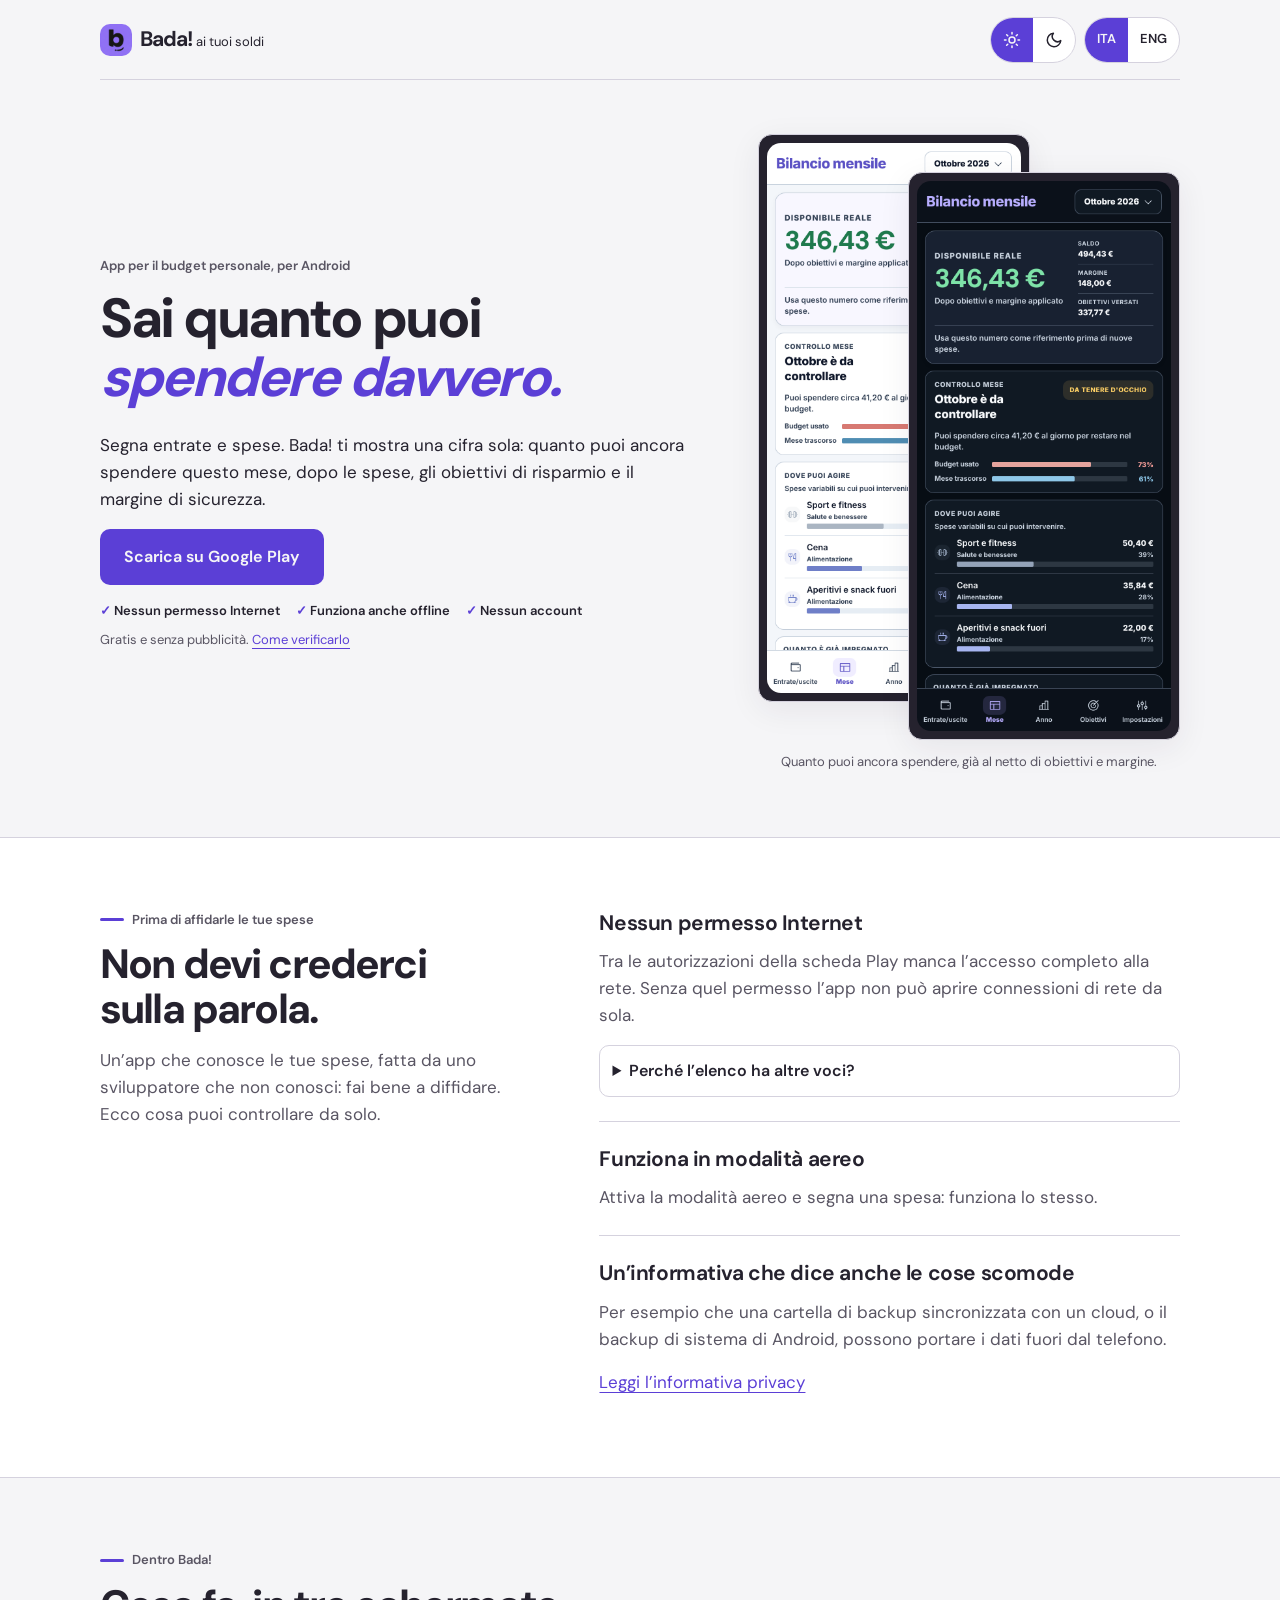
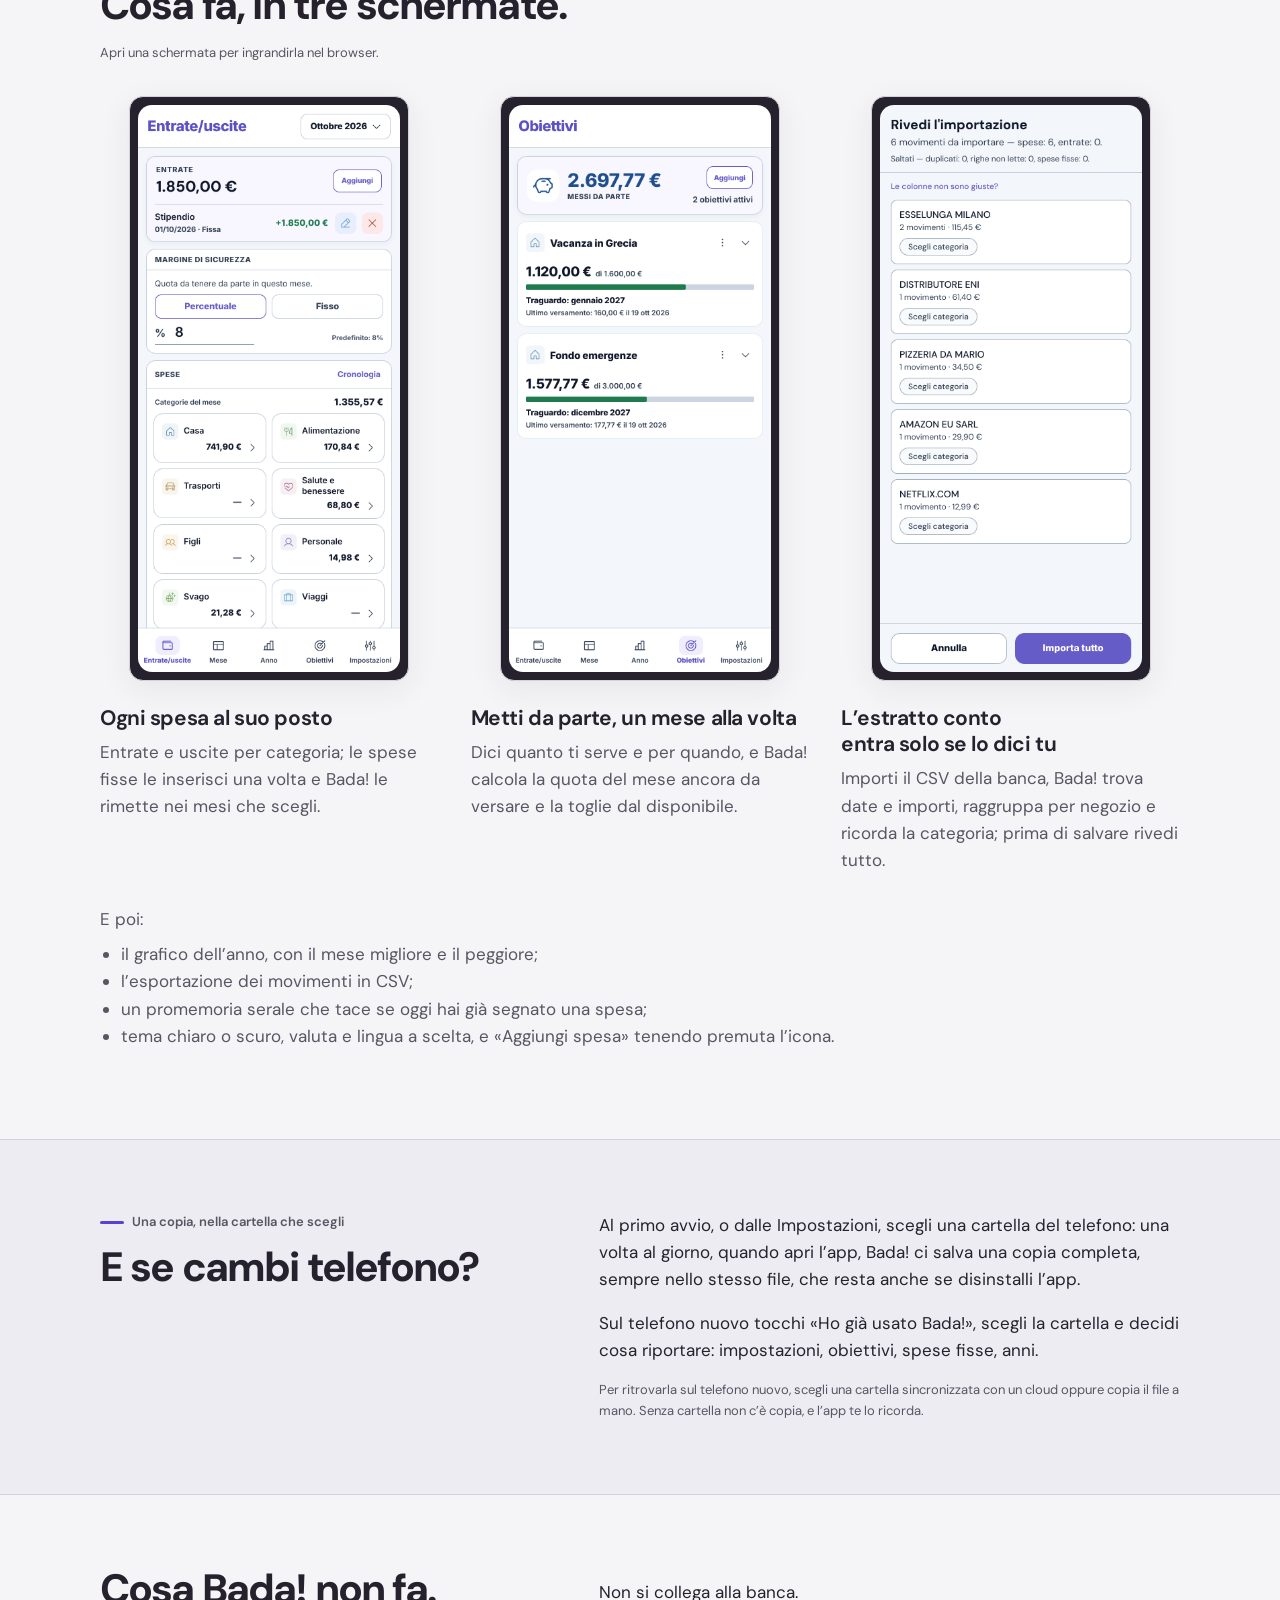
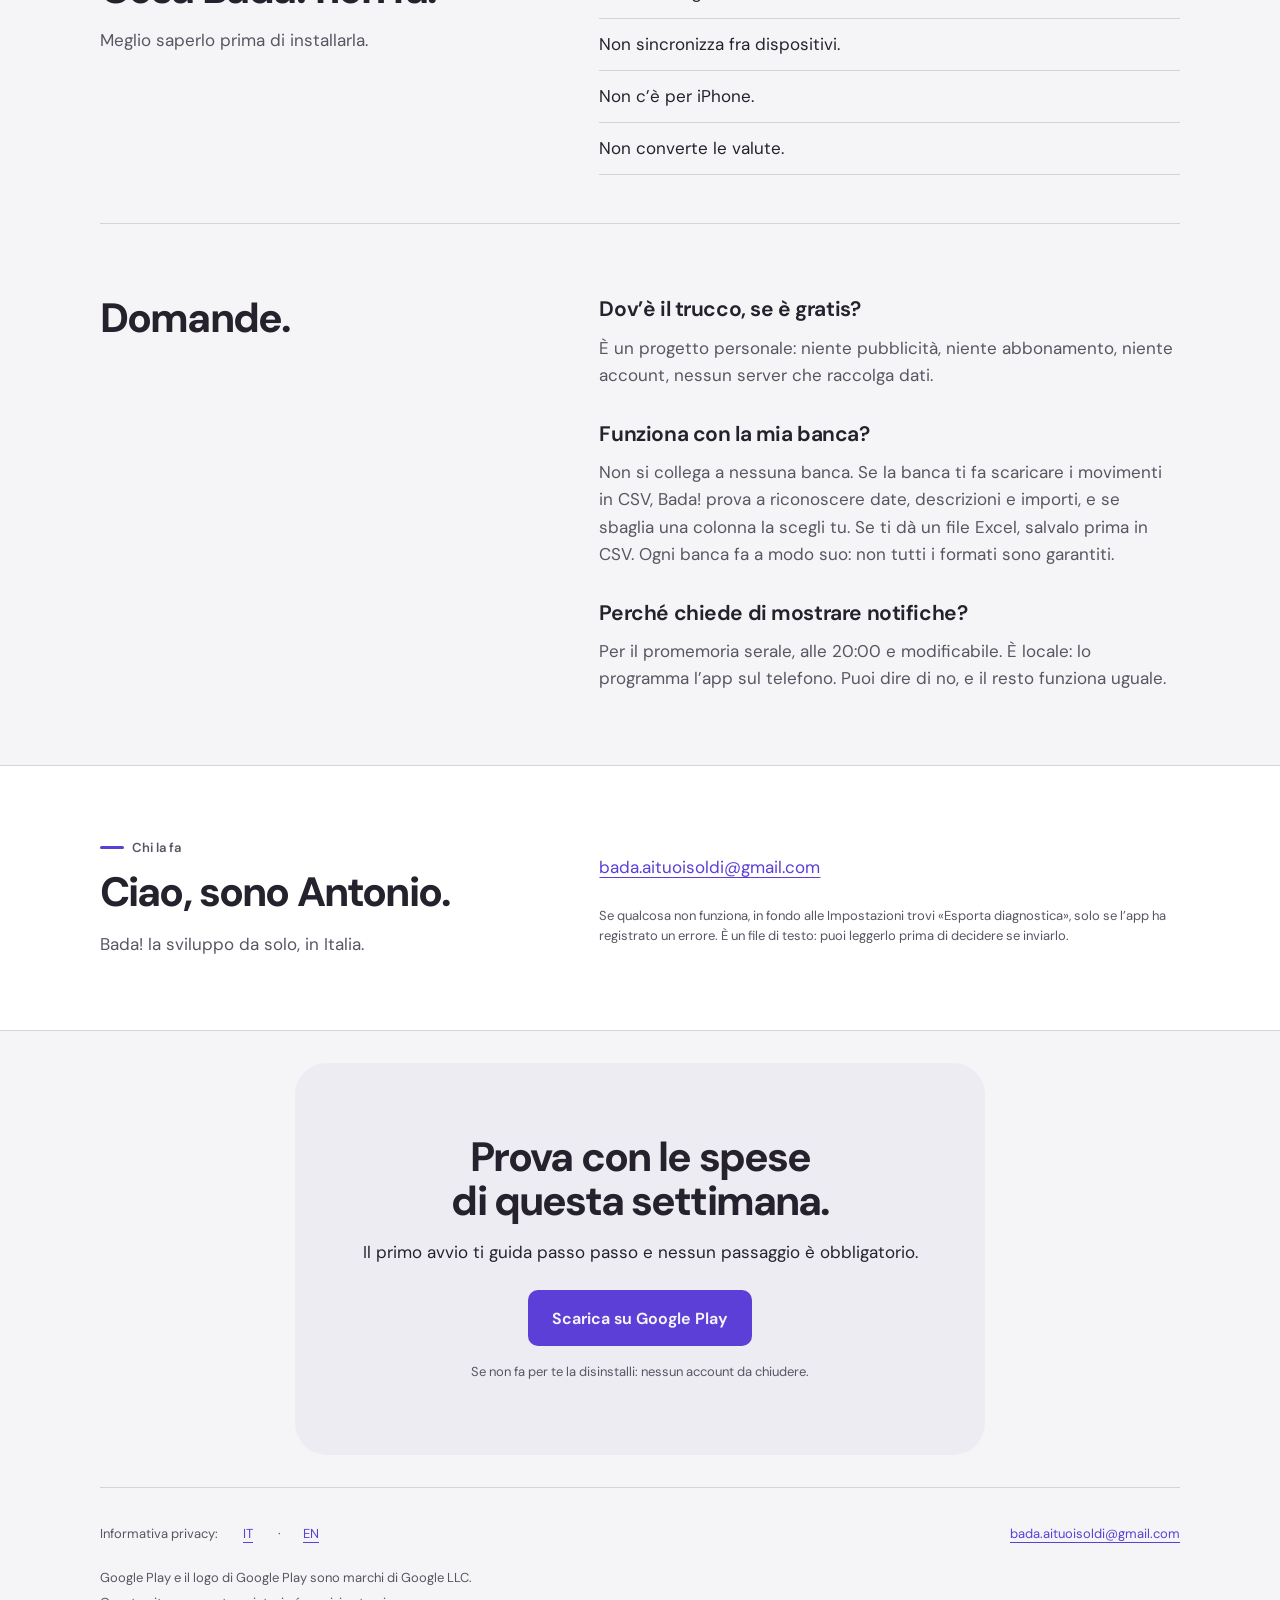
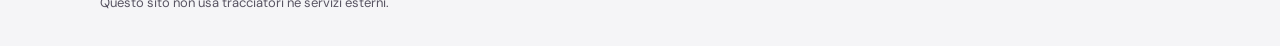
<file: site/index.html>
<!doctype html>
<html lang="it">
  <head>
    <meta charset="utf-8" />
    <meta name="viewport" content="width=device-width, initial-scale=1" />
    <meta name="google-site-verification" content="H8N77YsVhI2NCr1UXwgFXQ5lyY9E4XVlJ5iuQwuu8so" />
    <title>Bada! · app Android per il budget, offline e senza account</title>
    <meta
      name="description"
      content="Segni entrate e spese e vedi quanto puoi spendere davvero questo mese. Gratis, senza account e senza pubblicità: l'app non ha nemmeno il permesso Internet."
    />
    <link
      rel="canonical"
      href="https://badaaituoisoldi-app.github.io/"
    />
    <link
      rel="alternate"
      hreflang="it"
      href="https://badaaituoisoldi-app.github.io/"
    />
    <link
      rel="alternate"
      hreflang="en"
      href="https://badaaituoisoldi-app.github.io/en/"
    />
    <meta property="og:type" content="website" />
    <meta property="og:locale" content="it_IT" />
    <meta property="og:locale:alternate" content="en_GB" />
    <meta
      property="og:title"
      content="Bada! · Sai quanto puoi spendere davvero."
    />
    <meta
      property="og:description"
      content="Un’app Android per il budget personale. Gratis, offline, senza account e senza permesso Internet."
    />
    <meta
      property="og:url"
      content="https://badaaituoisoldi-app.github.io/"
    />
    <meta
      property="og:image"
      content="https://badaaituoisoldi-app.github.io/assets/feature-graphic.png"
    />
    <meta property="og:image:width" content="1024" />
    <meta property="og:image:height" content="500" />
    <meta
      property="og:image:alt"
      content="Bada! — ai tuoi soldi, app per il budget personale."
    />
    <meta name="twitter:card" content="summary_large_image" />
    <meta
      name="twitter:image"
      content="https://badaaituoisoldi-app.github.io/assets/feature-graphic.png"
    />
    <link rel="icon" href="assets/favicon.png" type="image/png" />
    <link rel="apple-touch-icon" href="assets/icon.png" />
    <link
      rel="preload"
      href="assets/fonts/dm-sans-latin-wght-normal.woff2"
      as="font"
      type="font/woff2"
      crossorigin
    />
    <link rel="stylesheet" href="styles.css" />
  </head>
  <body>
    <a class="skip-link" href="#contenuto">Vai al contenuto</a>
    <header class="site-header container">
      <a
        class="brand"
        href="./"
        aria-label="Bada! — ai tuoi soldi, inizio pagina"
      >
        <img src="assets/icon.png" width="32" height="32" alt="" />
        <span><strong>Bada!</strong><small>ai tuoi soldi</small></span>
      </a>
      <div class="site-controls">
        <fieldset class="seg theme">
          <legend class="sr-only">Tema</legend>
          <label class="t-light"><input type="radio" name="tema" id="tema-chiaro" aria-label="Chiaro" /><span aria-hidden="true"><svg viewBox="0 0 24 24"><circle cx="12" cy="12" r="4" /><path d="M12 2v2M12 20v2M4.9 4.9l1.4 1.4M17.7 17.7l1.4 1.4M2 12h2M20 12h2M4.9 19.1l1.4-1.4M17.7 6.3l1.4-1.4" /></svg></span></label>
          <label class="t-dark"><input type="radio" name="tema" id="tema-scuro" aria-label="Scuro" /><span aria-hidden="true"><svg viewBox="0 0 24 24"><path d="M21 12.8A9 9 0 1 1 11.2 3a7 7 0 0 0 9.8 9.8z" /></svg></span></label>
        </fieldset>
        <nav class="seg" aria-label="Lingua">
          <a href="./" lang="it" hreflang="it" aria-label="Italiano" aria-current="page">ITA</a>
          <a href="en/" lang="en" hreflang="en" aria-label="English">ENG</a>
        </nav>
      </div>
    </header>
    <main id="contenuto">
      <section class="hero container" aria-labelledby="titolo">
        <div class="hero-copy">
          <p class="eyebrow">App per il budget personale, per Android</p>
          <h1 id="titolo">Sai quanto puoi <span>spendere davvero.</span></h1>
          <p class="hero-description">
            Segna entrate e spese. Bada! ti mostra una cifra sola: quanto puoi ancora spendere questo mese, dopo le spese, gli obiettivi di risparmio e il margine di sicurezza.
          </p>
          <!-- DA COMPLETARE: sostituire il pulsante di testo con il badge SVG ufficiale italiano, scaricato da Google senza modifiche. -->
          <a
            class="store-link"
            data-play="home-hero"
            href="https://play.google.com/store/apps/details?id=com.bada.aituoisoldi&amp;hl=it&amp;utm_source=sito&amp;utm_campaign=home-hero"
            >Scarica su Google Play</a
          >
          <ul class="signs">
            <li>Nessun permesso Internet</li>
            <li>Funziona anche offline</li>
            <li>Nessun account</li>
          </ul>
          <p class="store-note">
            Gratis e senza pubblicità. <a href="#prove">Come verificarlo</a>
          </p>
        </div>
        <figure class="hero-figure">
          <div class="phones">
            <a
              class="screen-link phone"
              href="assets/screenshots/month-light.webp"
              aria-label="Ingrandisci la schermata Bilancio mensile, tema chiaro"
              ><img
                src="assets/screenshots/month-light.webp"
                width="780"
                height="1688"
                alt="Schermata Bilancio mensile di ottobre 2026 in tema chiaro: disponibile reale 346,43 €, controllo del mese «da tenere d’occhio» e le spese variabili più grosse."
                fetchpriority="high"
            /></a>
            <a
              class="screen-link phone"
              href="assets/screenshots/month-dark.webp"
              aria-label="Ingrandisci la schermata Bilancio mensile, tema scuro"
              ><img
                src="assets/screenshots/month-dark.webp"
                width="780"
                height="1688"
                alt="La stessa schermata in tema scuro."
            /></a>
          </div>
          <figcaption>Quanto puoi ancora spendere, già al netto di obiettivi e margine.</figcaption>
        </figure>
      </section>
      <section
        class="proof-section section"
        id="prove"
        aria-labelledby="titolo-prove"
      >
        <div class="container split">
          <div class="section-heading">
            <p class="eyebrow">Prima di affidarle le tue spese</p>
            <h2 id="titolo-prove">Non devi crederci sulla parola.</h2>
            <p>
              Un’app che conosce le tue spese, fatta da uno sviluppatore che non
              conosci: fai bene a diffidare. Ecco cosa puoi controllare da solo.
            </p>
          </div>
          <ul class="proof-list">
            <li>
              <h3>Nessun permesso Internet</h3>
              <p>
                Tra le autorizzazioni della scheda Play manca l’accesso completo
                alla rete. Senza quel permesso l’app non può aprire connessioni
                di rete da sola.
              </p>
              <details>
                <summary>Perché l’elenco ha altre voci?</summary>
                <p>
                  Alcune autorizzazioni arrivano dalle librerie incluse
                  nell’app: badge dei launcher, Firebase Messaging e licenze o
                  attribuzione delle installazioni Play. La loro presenza non
                  equivale al permesso Internet. Il promemoria di Bada! è
                  locale.
                </p>
                <p>
                  Quando tocchi un collegamento esterno, l’app può aprire il
                  browser: da quel momento la connessione è gestita dal browser.
                </p>
                <!-- DA COMPLETARE: Antonio deve leggere le eventuali voci di rete della scheda Play (ACCESS_NETWORK_STATE, ricezione FCM) e riportarle qui parola per parola. Non sono state verificate dallo store. -->
              </details>
            </li>
            <li>
              <h3>Funziona in modalità aereo</h3>
              <p>
                Attiva la modalità aereo e segna una spesa: funziona lo stesso.
              </p>
            </li>
            <li>
              <h3>Un’informativa che dice anche le cose scomode</h3>
              <p>
                Per esempio che una cartella di backup sincronizzata con un
                cloud, o il backup di sistema di Android, possono portare i dati
                fuori dal telefono.
              </p>
              <a
                class="text-link"
                href="https://badaaituoisoldi-app.github.io/bada-privacy/Privacy-it.html"
                >Leggi l’informativa privacy</a
              >
            </li>
          </ul>
        </div>
      </section>
      <section
        class="features section container"
        aria-labelledby="titolo-funzioni"
      >
        <div class="section-heading">
          <p class="eyebrow">Dentro Bada!</p>
          <h2 id="titolo-funzioni">Cosa fa, in tre schermate.</h2>
          <p class="small-note">
            Apri una schermata per ingrandirla nel browser.
          </p>
        </div>
        <div class="shots" role="region" aria-label="Le tre schermate" tabindex="0">
          <article class="shot">
            <a class="screen-link phone is-light" href="assets/screenshots/movements-light.webp" aria-label="Ingrandisci Entrate e uscite"
              ><img
                  src="assets/screenshots/movements-light.webp"
                  width="780"
                  height="1688"
                  alt="Schermata Entrate/uscite di ottobre 2026: entrate 1.850 €, margine di sicurezza e spese del mese per categoria, totale 1.355,57 €."
                  loading="lazy"
                  decoding="async"
              /></a>
            <a class="screen-link phone is-dark" href="assets/screenshots/movements-dark.webp" aria-label="Ingrandisci Entrate e uscite"
              ><img
                  src="assets/screenshots/movements-dark.webp"
                  width="780"
                  height="1688"
                  alt="Schermata Entrate/uscite di ottobre 2026: entrate 1.850 €, margine di sicurezza e spese del mese per categoria, totale 1.355,57 €."
                  loading="lazy"
                  decoding="async"
              /></a>
            <h3>Ogni spesa al suo posto</h3>
            <p>Entrate e uscite per categoria; le spese fisse le inserisci una volta e Bada! le rimette nei mesi che scegli.</p>
          </article>
          <article class="shot">
            <a class="screen-link phone is-light" href="assets/screenshots/goals-light.webp" aria-label="Ingrandisci gli obiettivi"
              ><img
                  src="assets/screenshots/goals-light.webp"
                  width="780"
                  height="1688"
                  alt="Schermata Obiettivi: 2.697,77 € messi da parte; «Vacanza in Grecia» a 1.120 € su 1.600 € e «Fondo emergenze» a 1.577,77 € su 3.000 €."
                  loading="lazy"
                  decoding="async"
              /></a>
            <a class="screen-link phone is-dark" href="assets/screenshots/goals-dark.webp" aria-label="Ingrandisci gli obiettivi"
              ><img
                  src="assets/screenshots/goals-dark.webp"
                  width="780"
                  height="1688"
                  alt="Schermata Obiettivi: 2.697,77 € messi da parte; «Vacanza in Grecia» a 1.120 € su 1.600 € e «Fondo emergenze» a 1.577,77 € su 3.000 €."
                  loading="lazy"
                  decoding="async"
              /></a>
            <h3>Metti da parte, un mese alla volta</h3>
            <p>Dici quanto ti serve e per quando, e Bada! calcola la quota del mese ancora da versare e la toglie dal disponibile.</p>
          </article>
          <article class="shot">
            <a class="screen-link phone is-light" href="assets/screenshots/import-light.webp" aria-label="Ingrandisci la revisione dell’importazione"
              ><img
                  src="assets/screenshots/import-light.webp"
                  width="780"
                  height="1688"
                  alt="Schermata Rivedi l’importazione: sei movimenti di un CSV bancario raggruppati per negozio, ognuno con «Scegli categoria»."
                  loading="lazy"
                  decoding="async"
              /></a>
            <a class="screen-link phone is-dark" href="assets/screenshots/import-dark.webp" aria-label="Ingrandisci la revisione dell’importazione"
              ><img
                  src="assets/screenshots/import-dark.webp"
                  width="780"
                  height="1688"
                  alt="Schermata Rivedi l’importazione: sei movimenti di un CSV bancario raggruppati per negozio, ognuno con «Scegli categoria»."
                  loading="lazy"
                  decoding="async"
              /></a>
            <h3>L’estratto conto entra solo se lo dici tu</h3>
            <p>Importi il CSV della banca, Bada! trova date e importi, raggruppa per negozio e ricorda la categoria; prima di salvare rivedi tutto.</p>
          </article>
        </div>
        <div class="also">
          <p>E poi:</p>
          <ul>
            <li>il grafico dell’anno, con il mese migliore e il peggiore;</li>
            <li>l’esportazione dei movimenti in CSV;</li>
            <li>un promemoria serale che tace se oggi hai già segnato una spesa;</li>
            <li>tema chiaro o scuro, valuta e lingua a scelta, e «Aggiungi spesa» tenendo premuta l’icona.</li>
          </ul>
        </div>
      </section>
      <section class="backup-section section" aria-labelledby="titolo-backup">
        <div class="container split">
          <div class="section-heading">
            <p class="eyebrow">Una copia, nella cartella che scegli</p>
            <h2 id="titolo-backup">E se cambi telefono?</h2>
          </div>
          <div class="prose">
            <p>
              Al primo avvio, o dalle Impostazioni, scegli una cartella del
              telefono: una volta al giorno, quando apri l’app, Bada! ci salva
              una copia completa, sempre nello stesso file, che resta anche se
              disinstalli l’app.
            </p>
            <p>
              Sul telefono nuovo tocchi «Ho già usato Bada!», scegli la cartella
              e decidi cosa riportare: impostazioni, obiettivi, spese fisse,
              anni.
            </p>
            <p class="small-note">
              Per ritrovarla sul telefono nuovo, scegli una cartella sincronizzata
              con un cloud oppure copia il file a mano. Senza cartella non c’è
              copia, e l’app te lo ricorda.
            </p>
          </div>
        </div>
      </section>
      <section
        class="limits section container split"
        aria-labelledby="titolo-limiti"
      >
        <div class="section-heading">
          <h2 id="titolo-limiti">Cosa Bada! non fa.</h2>
          <p>Meglio saperlo prima di installarla.</p>
        </div>
        <ul class="limits-list">
          <li>Non si collega alla banca.</li>
          <li>Non sincronizza fra dispositivi.</li>
          <li>Non c’è per iPhone.</li>
          <li>Non converte le valute.</li>
        </ul>
      </section>
      <section
        class="faq-section section container split"
        aria-labelledby="titolo-domande"
      >
        <div class="section-heading"><h2 id="titolo-domande">Domande.</h2></div>
        <div class="faq-list">
          <article>
            <h3>Dov’è il trucco, se è gratis?</h3>
            <p>
              È un progetto personale: niente pubblicità, niente abbonamento,
              niente account, nessun server che raccolga dati.
            </p>
          </article>
          <article>
            <h3>Funziona con la mia banca?</h3>
            <p>
              Non si collega a nessuna banca. Se la banca ti fa scaricare i
              movimenti in CSV, Bada! prova a riconoscere date, descrizioni e
              importi, e se sbaglia una colonna la scegli tu. Se ti dà un file
              Excel, salvalo prima in CSV. Ogni banca fa a modo suo: non tutti i
              formati sono garantiti.
            </p>
          </article>
          <article>
            <h3>Perché chiede di mostrare notifiche?</h3>
            <p>
              Per il promemoria serale, alle 20:00 e modificabile. È locale: lo
              programma l’app sul telefono. Puoi dire di no, e il resto funziona
              uguale.
            </p>
          </article>
        </div>
      </section>
      <section class="maker-section section" aria-labelledby="titolo-autore">
        <div class="container split">
          <div class="section-heading">
            <p class="eyebrow">Chi la fa</p>
            <h2 id="titolo-autore">Ciao, sono Antonio.</h2>
            <p>Bada! la sviluppo da solo, in Italia.</p>
          </div>
          <div class="prose">
            <!-- DA COMPLETARE: Antonio deve scrivere la frase sul perché ha creato Bada! e metterla qui come paragrafo. -->
            <a
              class="text-link email-link"
              href="mailto:bada.aituoisoldi@gmail.com"
              >bada.aituoisoldi@gmail.com</a
            >
            <p class="small-note">
              Se qualcosa non funziona, in fondo alle Impostazioni trovi
              «Esporta diagnostica», solo se l’app ha registrato un errore. È un
              file di testo: puoi leggerlo prima di decidere se inviarlo.
            </p>
          </div>
        </div>
      </section>
      <section class="closing section container" aria-labelledby="titolo-prova">
        <h2 id="titolo-prova">Prova con le spese di questa settimana.</h2>
        <p>
          Il primo avvio ti guida passo passo e nessun passaggio è obbligatorio.
        </p>
        <!-- DA COMPLETARE: badge SVG ufficiale italiano. -->
        <a
          class="store-link"
          data-play="home-fine"
          href="https://play.google.com/store/apps/details?id=com.bada.aituoisoldi&amp;hl=it&amp;utm_source=sito&amp;utm_campaign=home-fine"
          >Scarica su Google Play</a
        >
        <p class="small-note">
          Se non fa per te la disinstalli: nessun account da chiudere.
        </p>
      </section>
    </main>
    <footer class="site-footer container">
      <div class="footer-links">
        <span>Informativa privacy:</span
        ><a
          href="https://badaaituoisoldi-app.github.io/bada-privacy/Privacy-it.html"
          hreflang="it"
          aria-label="Informativa privacy in italiano"
          >IT</a
        ><span aria-hidden="true">·</span
        ><a
          href="https://badaaituoisoldi-app.github.io/bada-privacy/Privacy-en.html"
          lang="en"
          hreflang="en"
          aria-label="Privacy policy in English"
          >EN</a
        ><a class="email-link" href="mailto:bada.aituoisoldi@gmail.com"
          >bada.aituoisoldi@gmail.com</a
        >
      </div>
      <p>Google Play e il logo di Google Play sono marchi di Google LLC.</p>
      <p>Questo sito non usa tracciatori né servizi esterni.</p>
    </footer>
  </body>
</html>
</file>
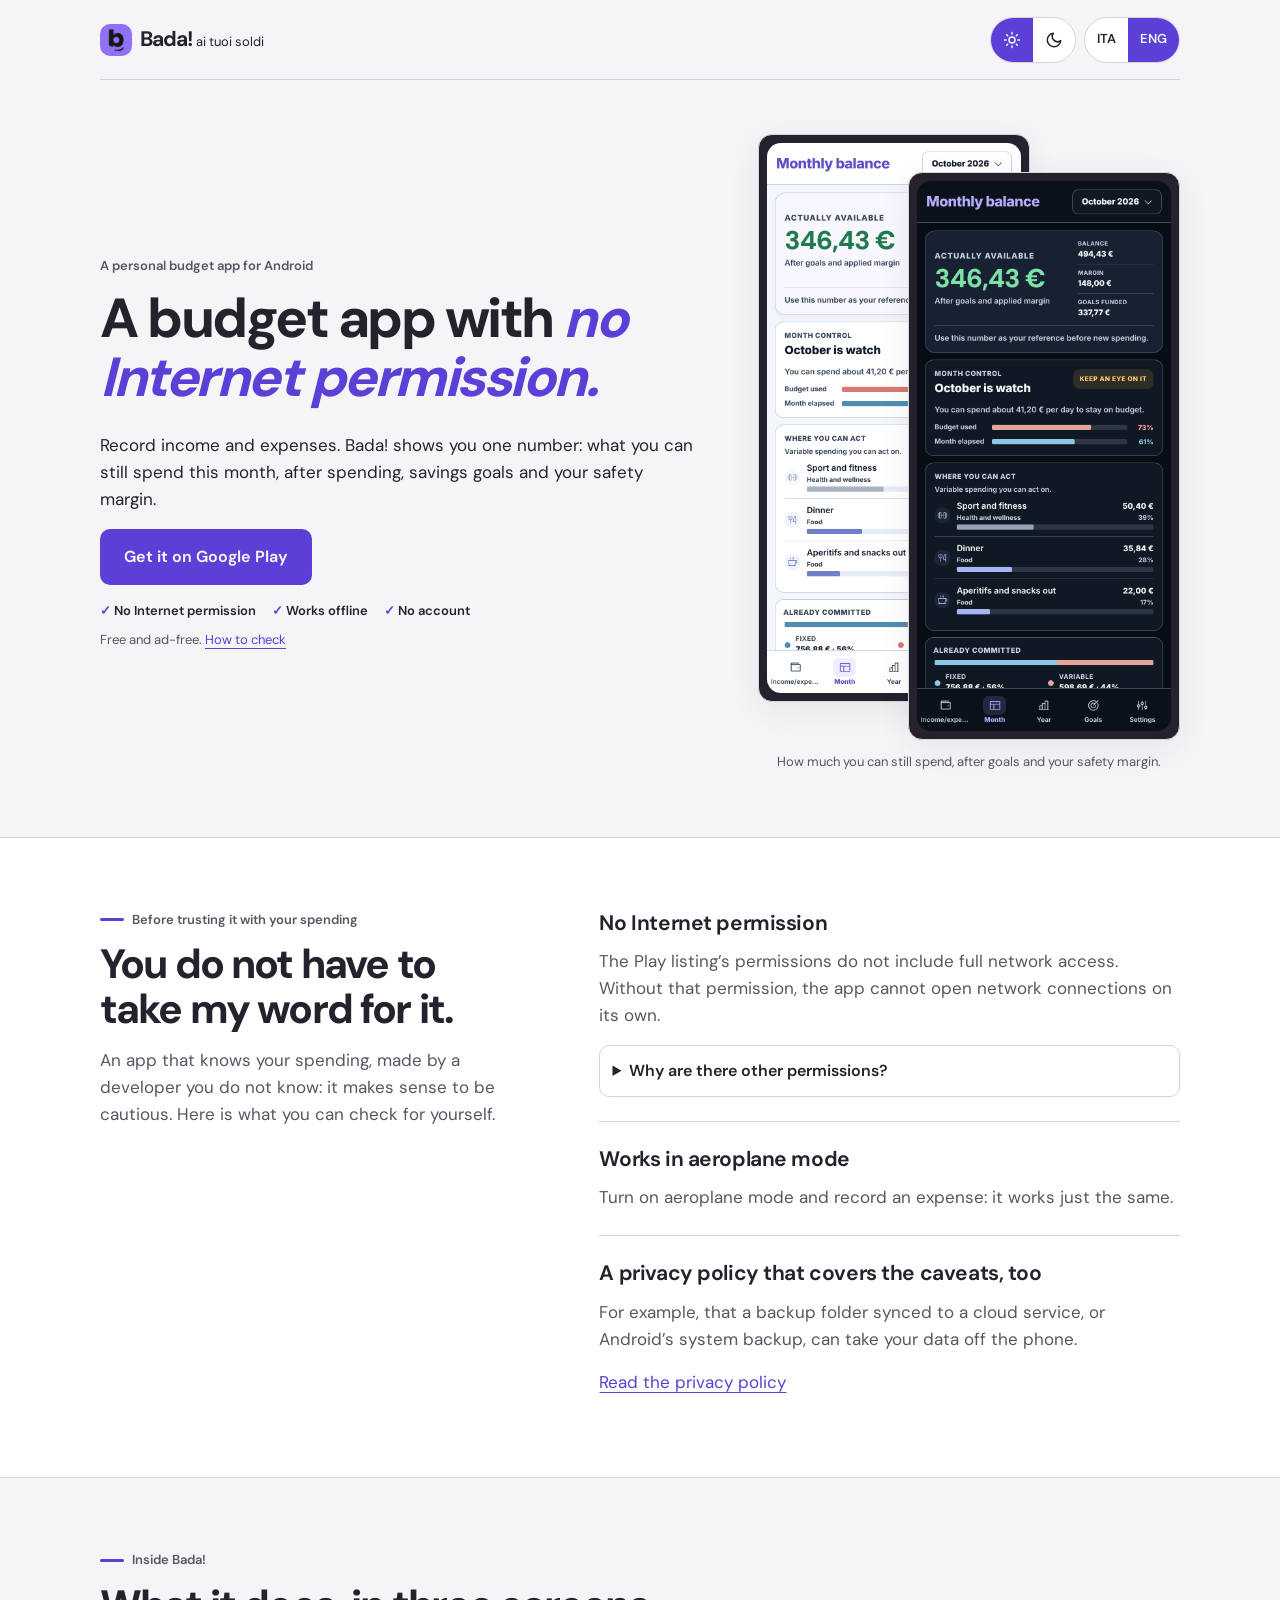
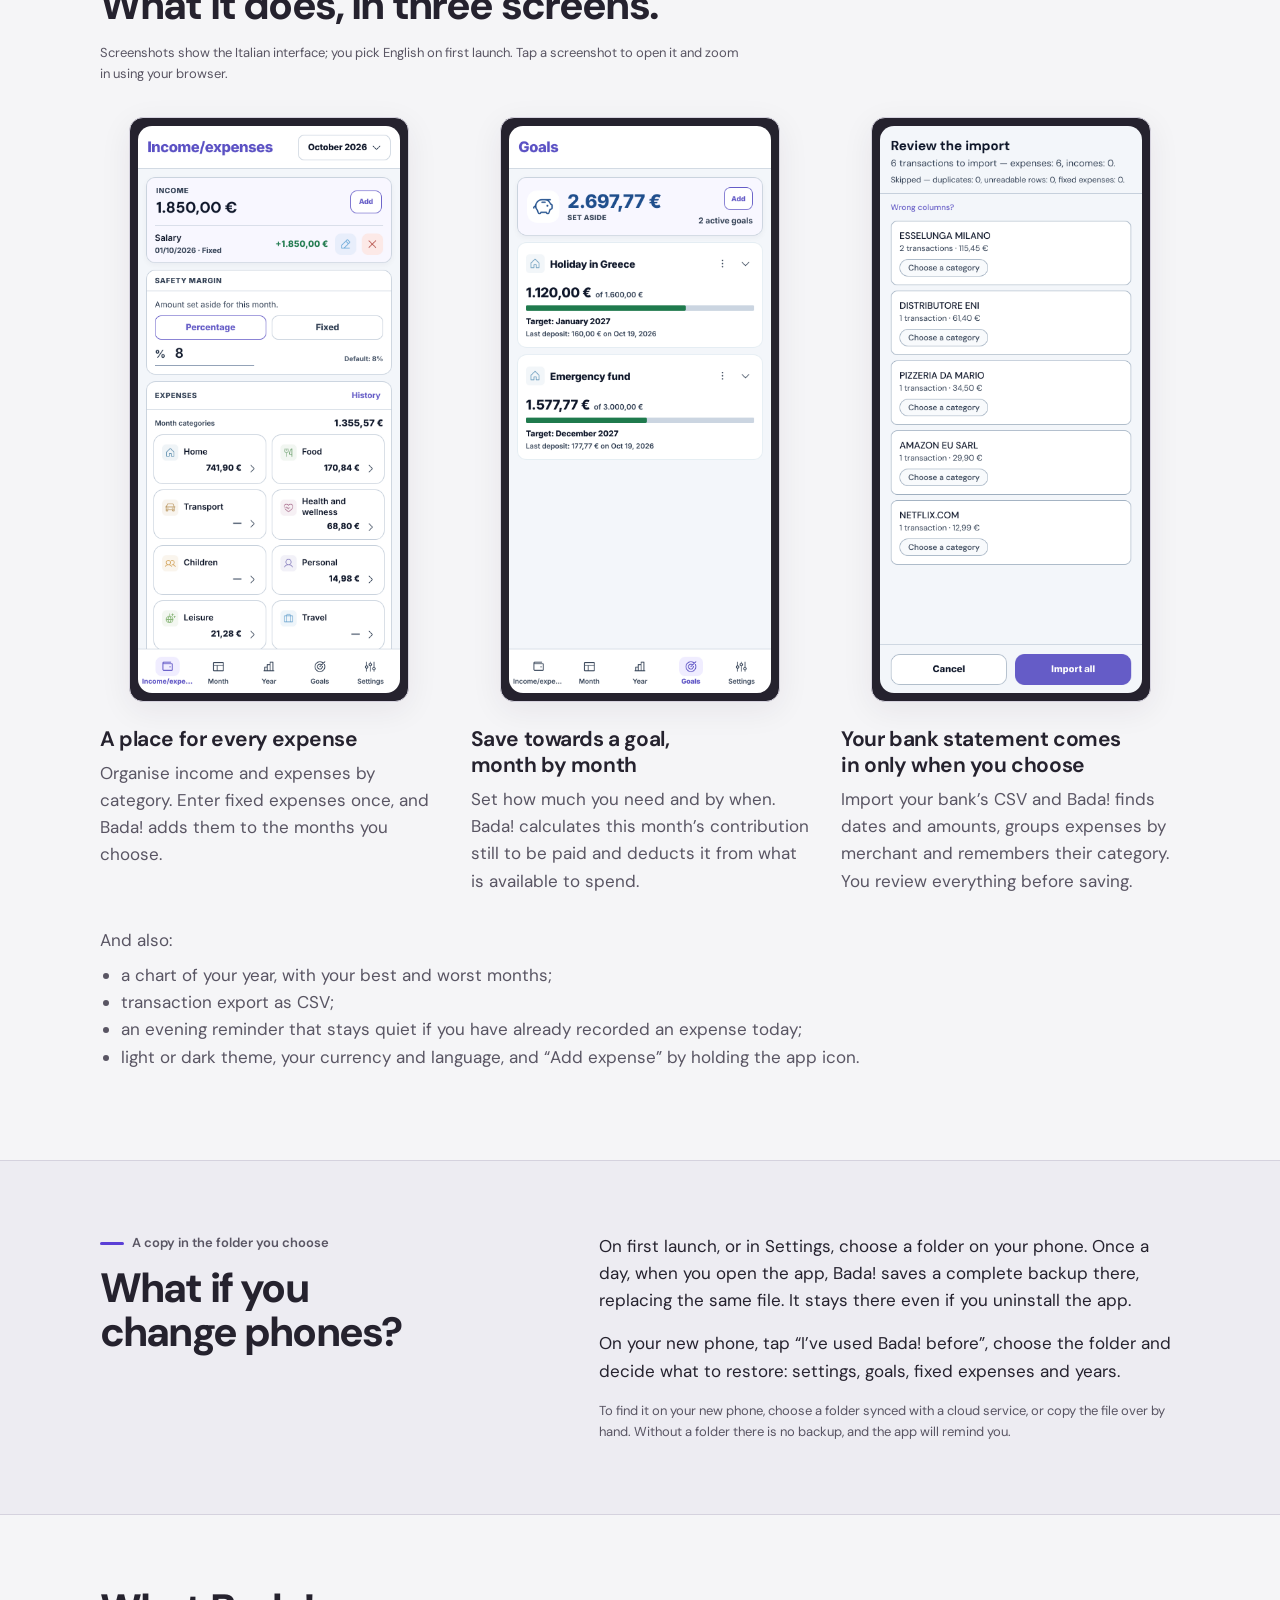
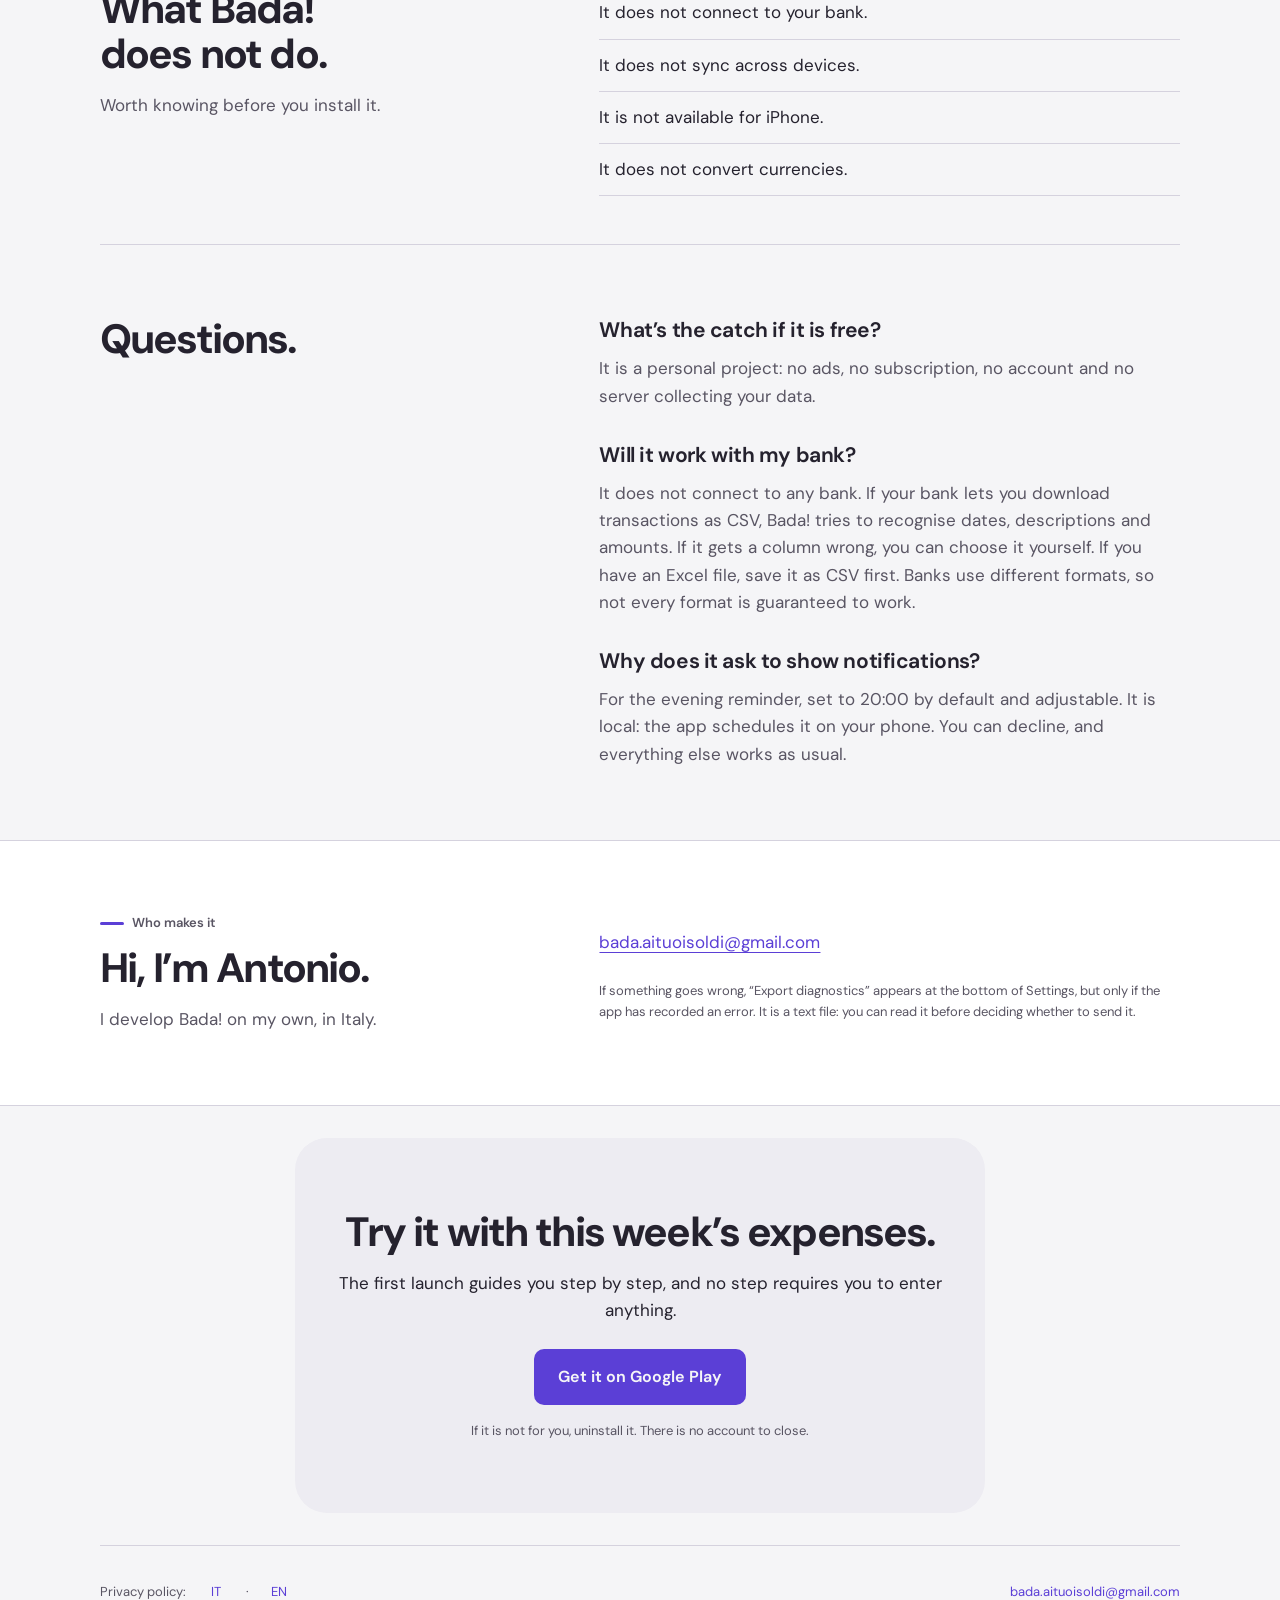
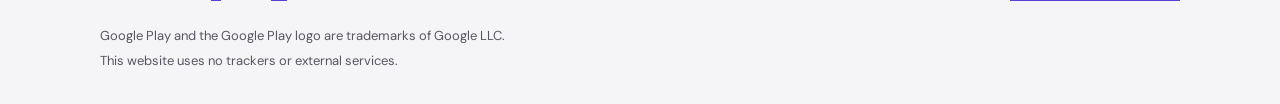
<file: site/en/index.html>
<!doctype html>
<html lang="en">
  <head>
    <meta charset="utf-8" />
    <meta name="viewport" content="width=device-width, initial-scale=1" />
    <title>Bada! · Android budget app with no Internet permission</title>
    <meta
      name="description"
      content="Record income and expenses and see what you can really spend this month. Free, with no account or ads: the app does not even have Internet permission."
    />
    <link
      rel="canonical"
      href="https://badaaituoisoldi-app.github.io/en/"
    />
    <link
      rel="alternate"
      hreflang="it"
      href="https://badaaituoisoldi-app.github.io/"
    />
    <link
      rel="alternate"
      hreflang="en"
      href="https://badaaituoisoldi-app.github.io/en/"
    />
    <meta property="og:type" content="website" />
    <meta property="og:locale" content="en_GB" />
    <meta property="og:locale:alternate" content="it_IT" />
    <meta
      property="og:title"
      content="Bada! · A budget app with no Internet permission."
    />
    <meta
      property="og:description"
      content="A personal budget app for Android. Free, offline, with no account and no Internet permission."
    />
    <meta
      property="og:url"
      content="https://badaaituoisoldi-app.github.io/en/"
    />
    <meta
      property="og:image"
      content="https://badaaituoisoldi-app.github.io/assets/feature-graphic.png"
    />
    <meta property="og:image:width" content="1024" />
    <meta property="og:image:height" content="500" />
    <meta
      property="og:image:alt"
      content="Bada! — ai tuoi soldi, a personal budget app."
    />
    <meta name="twitter:card" content="summary_large_image" />
    <meta
      name="twitter:image"
      content="https://badaaituoisoldi-app.github.io/assets/feature-graphic.png"
    />
    <link rel="icon" href="../assets/favicon.png" type="image/png" />
    <link rel="apple-touch-icon" href="../assets/icon.png" />
    <link
      rel="preload"
      href="../assets/fonts/dm-sans-latin-wght-normal.woff2"
      as="font"
      type="font/woff2"
      crossorigin
    />
    <link rel="stylesheet" href="../styles.css" />
  </head>
  <body>
    <a class="skip-link" href="#contenuto">Skip to content</a>
    <header class="site-header container">
      <a
        class="brand"
        href="./"
        aria-label="Bada! — ai tuoi soldi, top of page"
      >
        <img src="../assets/icon.png" width="32" height="32" alt="" />
        <span
          ><strong>Bada!</strong><small lang="it">ai tuoi soldi</small></span
        >
      </a>
      <div class="site-controls">
        <fieldset class="seg theme">
          <legend class="sr-only">Theme</legend>
          <label class="t-light"><input type="radio" name="tema" id="tema-chiaro" aria-label="Light" /><span aria-hidden="true"><svg viewBox="0 0 24 24"><circle cx="12" cy="12" r="4" /><path d="M12 2v2M12 20v2M4.9 4.9l1.4 1.4M17.7 17.7l1.4 1.4M2 12h2M20 12h2M4.9 19.1l1.4-1.4M17.7 6.3l1.4-1.4" /></svg></span></label>
          <label class="t-dark"><input type="radio" name="tema" id="tema-scuro" aria-label="Dark" /><span aria-hidden="true"><svg viewBox="0 0 24 24"><path d="M21 12.8A9 9 0 1 1 11.2 3a7 7 0 0 0 9.8 9.8z" /></svg></span></label>
        </fieldset>
        <nav class="seg" aria-label="Language">
          <a href="../" lang="it" hreflang="it" aria-label="Italiano">ITA</a>
          <a href="./" lang="en" hreflang="en" aria-label="English" aria-current="page">ENG</a>
        </nav>
      </div>
    </header>
    <main id="contenuto">
      <section class="hero container" aria-labelledby="titolo">
        <div class="hero-copy">
          <p class="eyebrow">A personal budget app for Android</p>
          <h1 id="titolo">
            A budget app with <span>no Internet permission.</span>
          </h1>
          <p class="hero-description">
            Record income and expenses. Bada! shows you one number: what you can still spend this month, after spending, savings goals and your safety margin.
          </p>
          <!-- DA COMPLETARE: sostituire il pulsante di testo con il badge SVG ufficiale inglese, scaricato da Google senza modifiche. -->
          <a
            class="store-link"
            data-play="en-hero"
            href="https://play.google.com/store/apps/details?id=com.bada.aituoisoldi&amp;hl=en&amp;utm_source=sito&amp;utm_campaign=en-hero"
            >Get it on Google Play</a
          >
          <ul class="signs">
            <li>No Internet permission</li>
            <li>Works offline</li>
            <li>No account</li>
          </ul>
          <p class="store-note">
            Free and ad-free. <a href="#prove">How to check</a>
          </p>
        </div>
        <figure class="hero-figure">
          <div class="phones">
            <a
              class="screen-link phone"
              href="../assets/screenshots/month-light-en.webp"
              aria-label="Enlarge the monthly balance screen, light theme"
              ><img
                src="../assets/screenshots/month-light-en.webp"
                width="780"
                height="1688"
                alt="Monthly balance screen for October 2026 in the light theme: real available balance €346.43, month check “keep an eye on it” and the biggest variable expenses."
                fetchpriority="high"
            /></a>
            <a
              class="screen-link phone"
              href="../assets/screenshots/month-dark-en.webp"
              aria-label="Enlarge the monthly balance screen, dark theme"
              ><img
                src="../assets/screenshots/month-dark-en.webp"
                width="780"
                height="1688"
                alt="The same screen in the dark theme."
            /></a>
          </div>
          <figcaption>How much you can still spend, after goals and your safety margin.</figcaption>
        </figure>
      </section>
      <section
        class="proof-section section"
        id="prove"
        aria-labelledby="titolo-prove"
      >
        <div class="container split">
          <div class="section-heading">
            <p class="eyebrow">Before trusting it with your spending</p>
            <h2 id="titolo-prove">You do not have to take my word for it.</h2>
            <p>
              An app that knows your spending, made by a developer you do not
              know: it makes sense to be cautious. Here is what you can check
              for yourself.
            </p>
          </div>
          <ul class="proof-list">
            <li>
              <h3>No Internet permission</h3>
              <p>
                The Play listing’s permissions do not include full network
                access. Without that permission, the app cannot open network
                connections on its own.
              </p>
              <details>
                <summary>Why are there other permissions?</summary>
                <p>
                  Some permissions come from libraries included in the app:
                  launcher badges, Firebase Messaging, and Play licensing or
                  install attribution. Their presence is not the same as having
                  Internet permission. Bada!’s reminder runs locally.
                </p>
                <p>
                  When you tap an external link, the app can open your browser.
                  The browser then handles the connection.
                </p>
                <!-- DA COMPLETARE: Antonio deve leggere le eventuali voci di rete della scheda Play (ACCESS_NETWORK_STATE, ricezione FCM) e riportarle qui parola per parola. Non sono state verificate dallo store. -->
              </details>
            </li>
            <li>
              <h3>Works in aeroplane mode</h3>
              <p>
                Turn on aeroplane mode and record an expense: it works just the
                same.
              </p>
            </li>
            <li>
              <h3>A privacy policy that covers the caveats, too</h3>
              <p>
                For example, that a backup folder synced to a cloud service, or
                Android’s system backup, can take your data off the phone.
              </p>
              <a
                class="text-link"
                href="https://badaaituoisoldi-app.github.io/bada-privacy/Privacy-en.html"
                >Read the privacy policy</a
              >
            </li>
          </ul>
        </div>
      </section>
      <section
        class="features section container"
        aria-labelledby="titolo-funzioni"
      >
        <div class="section-heading">
          <p class="eyebrow">Inside Bada!</p>
          <h2 id="titolo-funzioni">What it does, in three screens.</h2>
          <p class="small-note">
            Screenshots show the Italian interface; you pick English on first
            launch. Tap a screenshot to open it and zoom in using your browser.
          </p>
        </div>
        <div class="shots" role="region" aria-label="The three screens" tabindex="0">
          <article class="shot">
            <a class="screen-link phone is-light" href="../assets/screenshots/movements-light-en.webp" aria-label="Enlarge the expense categories"
              ><img
                  src="../assets/screenshots/movements-light-en.webp"
                  width="780"
                  height="1688"
                  alt="Expenses and income screen for October 2026: income €1,850, safety margin and the month’s spending by category, total €1,355.57."
                  loading="lazy"
                  decoding="async"
              /></a>
            <a class="screen-link phone is-dark" href="../assets/screenshots/movements-dark-en.webp" aria-label="Enlarge the expense categories"
              ><img
                  src="../assets/screenshots/movements-dark-en.webp"
                  width="780"
                  height="1688"
                  alt="Expenses and income screen for October 2026: income €1,850, safety margin and the month’s spending by category, total €1,355.57."
                  loading="lazy"
                  decoding="async"
              /></a>
            <h3>A place for every expense</h3>
            <p>Organise income and expenses by category. Enter fixed expenses once, and Bada! adds them to the months you choose.</p>
          </article>
          <article class="shot">
            <a class="screen-link phone is-light" href="../assets/screenshots/goals-light-en.webp" aria-label="Enlarge the savings goals"
              ><img
                  src="../assets/screenshots/goals-light-en.webp"
                  width="780"
                  height="1688"
                  alt="Goals screen: €2,697.77 set aside; “Holiday in Greece” at €1,120 of €1,600 and “Emergency fund” at €1,577.77 of €3,000."
                  loading="lazy"
                  decoding="async"
              /></a>
            <a class="screen-link phone is-dark" href="../assets/screenshots/goals-dark-en.webp" aria-label="Enlarge the savings goals"
              ><img
                  src="../assets/screenshots/goals-dark-en.webp"
                  width="780"
                  height="1688"
                  alt="Goals screen: €2,697.77 set aside; “Holiday in Greece” at €1,120 of €1,600 and “Emergency fund” at €1,577.77 of €3,000."
                  loading="lazy"
                  decoding="async"
              /></a>
            <h3>Save towards a goal, month by month</h3>
            <p>Set how much you need and by when. Bada! calculates this month’s contribution still to be paid and deducts it from what is available to spend.</p>
          </article>
          <article class="shot">
            <a class="screen-link phone is-light" href="../assets/screenshots/import-light-en.webp" aria-label="Enlarge the import review"
              ><img
                  src="../assets/screenshots/import-light-en.webp"
                  width="780"
                  height="1688"
                  alt="Import review screen: six transactions from a bank CSV grouped by merchant, each with a category to choose."
                  loading="lazy"
                  decoding="async"
              /></a>
            <a class="screen-link phone is-dark" href="../assets/screenshots/import-dark-en.webp" aria-label="Enlarge the import review"
              ><img
                  src="../assets/screenshots/import-dark-en.webp"
                  width="780"
                  height="1688"
                  alt="Import review screen: six transactions from a bank CSV grouped by merchant, each with a category to choose."
                  loading="lazy"
                  decoding="async"
              /></a>
            <h3>Your bank statement comes in only when you choose</h3>
            <p>Import your bank’s CSV and Bada! finds dates and amounts, groups expenses by merchant and remembers their category. You review everything before saving.</p>
          </article>
        </div>
        <div class="also">
          <p>And also:</p>
          <ul>
            <li>a chart of your year, with your best and worst months;</li>
            <li>transaction export as CSV;</li>
            <li>an evening reminder that stays quiet if you have already recorded an expense today;</li>
            <li>light or dark theme, your currency and language, and “Add expense” by holding the app icon.</li>
          </ul>
        </div>
      </section>
      <section class="backup-section section" aria-labelledby="titolo-backup">
        <div class="container split">
          <div class="section-heading">
            <p class="eyebrow">A copy in the folder you choose</p>
            <h2 id="titolo-backup">What if you change phones?</h2>
          </div>
          <div class="prose">
            <p>
              On first launch, or in Settings, choose a folder on your phone.
              Once a day, when you open the app, Bada! saves a complete backup
              there, replacing the same file. It stays there even if you
              uninstall the app.
            </p>
            <p>
              On your new phone, tap “I’ve used Bada! before”, choose the folder
              and decide what to restore: settings, goals, fixed expenses and
              years.
            </p>
            <p class="small-note">
              To find it on your new phone, choose a folder synced with a cloud
              service, or copy the file over by hand. Without a folder there is
              no backup, and the app will remind you.
            </p>
          </div>
        </div>
      </section>
      <section
        class="limits section container split"
        aria-labelledby="titolo-limiti"
      >
        <div class="section-heading">
          <h2 id="titolo-limiti">What Bada! does not do.</h2>
          <p>Worth knowing before you install it.</p>
        </div>
        <ul class="limits-list">
          <li>It does not connect to your bank.</li>
          <li>It does not sync across devices.</li>
          <li>It is not available for iPhone.</li>
          <li>It does not convert currencies.</li>
        </ul>
      </section>
      <section
        class="faq-section section container split"
        aria-labelledby="titolo-domande"
      >
        <div class="section-heading">
          <h2 id="titolo-domande">Questions.</h2>
        </div>
        <div class="faq-list">
          <article>
            <h3>What’s the catch if it is free?</h3>
            <p>
              It is a personal project: no ads, no subscription, no account and
              no server collecting your data.
            </p>
          </article>
          <article>
            <h3>Will it work with my bank?</h3>
            <p>
              It does not connect to any bank. If your bank lets you download
              transactions as CSV, Bada! tries to recognise dates, descriptions
              and amounts. If it gets a column wrong, you can choose it
              yourself. If you have an Excel file, save it as CSV first. Banks
              use different formats, so not every format is guaranteed to work.
            </p>
          </article>
          <article>
            <h3>Why does it ask to show notifications?</h3>
            <p>
              For the evening reminder, set to 20:00 by default and adjustable.
              It is local: the app schedules it on your phone. You can decline,
              and everything else works as usual.
            </p>
          </article>
        </div>
      </section>
      <section class="maker-section section" aria-labelledby="titolo-autore">
        <div class="container split">
          <div class="section-heading">
            <p class="eyebrow">Who makes it</p>
            <h2 id="titolo-autore">Hi, I’m Antonio.</h2>
            <p>I develop Bada! on my own, in Italy.</p>
          </div>
          <div class="prose">
            <!-- DA COMPLETARE: Antonio deve scrivere la frase sul perché ha creato Bada!, poi tradurla in inglese. -->
            <a
              class="text-link email-link"
              href="mailto:bada.aituoisoldi@gmail.com"
              >bada.aituoisoldi@gmail.com</a
            >
            <p class="small-note">
              If something goes wrong, “Export diagnostics” appears at the
              bottom of Settings, but only if the app has recorded an error. It
              is a text file: you can read it before deciding whether to send
              it.
            </p>
          </div>
        </div>
      </section>
      <section class="closing section container" aria-labelledby="titolo-prova">
        <h2 id="titolo-prova">Try it with this week’s expenses.</h2>
        <p>
          The first launch guides you step by step, and no step requires you to
          enter anything.
        </p>
        <!-- DA COMPLETARE: badge SVG ufficiale inglese. -->
        <a
          class="store-link"
          data-play="en-fine"
          href="https://play.google.com/store/apps/details?id=com.bada.aituoisoldi&amp;hl=en&amp;utm_source=sito&amp;utm_campaign=en-fine"
          >Get it on Google Play</a
        >
        <p class="small-note">
          If it is not for you, uninstall it. There is no account to close.
        </p>
      </section>
    </main>
    <footer class="site-footer container">
      <div class="footer-links">
        <span>Privacy policy:</span
        ><a
          href="https://badaaituoisoldi-app.github.io/bada-privacy/Privacy-it.html"
          lang="it"
          hreflang="it"
          aria-label="Privacy policy in Italian"
          >IT</a
        ><span aria-hidden="true">·</span
        ><a
          href="https://badaaituoisoldi-app.github.io/bada-privacy/Privacy-en.html"
          hreflang="en"
          aria-label="Privacy policy in English"
          >EN</a
        ><a class="email-link" href="mailto:bada.aituoisoldi@gmail.com"
          >bada.aituoisoldi@gmail.com</a
        >
      </div>
      <p>Google Play and the Google Play logo are trademarks of Google LLC.</p>
      <p>This website uses no trackers or external services.</p>
    </footer>
  </body>
</html>
</file>
<file: site/styles.css>
@font-face{
font-family:"DM Sans";
src:url("assets/fonts/dm-sans-latin-wght-normal.woff2") format("woff2");
font-weight:100 1000;
font-display:swap;
}
:root,:root:has(#tema-chiaro:checked){
color-scheme:light;
--canvas:#f5f5f7;
--surface:#fff;
--soft:#edecf2;
--ink:#25222e;
--muted:#595563;
--line:#d5d2de;
--accent:#5b3fd6;
--shadow:#28223912;
--bezel:#25222e;
--s1:0.25rem;
--s2:0.5rem;
--s3:0.75rem;
--s4:1rem;
--s5:1.5rem;
--s6:2rem;
--s7:3rem;
--s8:4rem;
--f1:0.8125rem;
--f2:1rem;
--f3:1.3125rem;
--f4:1.6875rem;
--f5:2rem;
--fh1:clamp(2.75rem,4.3vw,3.875rem);
--fh2:clamp(1.875rem,3.2vw,2.625rem);
--r1:3px;
--r2:0.625rem;
--r3:0.875rem;
--r4:1.5rem;
}
@media (prefers-color-scheme:dark){
:root{
color-scheme:dark;
--canvas:#16151b;
--surface:#1e1c25;
--soft:#25222f;
--ink:#f3f0fa;
--muted:#bdb8cb;
--line:#45404f;
--accent:#b8a6ff;
--shadow:#00000030;
--bezel:#0a090d;
}
}
:root:has(#tema-scuro:checked){
color-scheme:dark;
--canvas:#16151b;
--surface:#1e1c25;
--soft:#25222f;
--ink:#f3f0fa;
--muted:#bdb8cb;
--line:#45404f;
--accent:#b8a6ff;
--shadow:#00000030;
--bezel:#0a090d;
}
*{box-sizing:border-box}
body{margin:0;background:var(--canvas);color:var(--ink);font:1.0625rem/1.6 "DM Sans",sans-serif}
h1,h2,h3,p,figure{margin:0}
h1,h2,h3{text-wrap:balance}
h1,h2{font-weight:760;letter-spacing:-.045em;line-height:1.08}
h1{font-size:var(--fh1)}
h1 span{color:var(--accent);font-style:italic}
h2{font-size:var(--fh2)}
h3{font-size:var(--f3);line-height:1.25;letter-spacing:-.02em;font-weight:650}
a{color:var(--accent);text-underline-offset:0.25rem;text-decoration-thickness:1px}
a:hover{text-decoration-thickness:2px}
a:focus-visible,summary:focus-visible{outline:3px solid var(--accent);outline-offset:0.3125rem}
img{display:block;max-width:100%;height:auto}
.container{width:min(67.5rem,calc(100% - 3rem));margin-inline:auto}
.section{padding-block:4.5rem}
.section-heading{max-width:40.625rem}
.section-heading>p:not(.eyebrow){margin-top:var(--s4);color:var(--muted)}
.eyebrow{font-size:var(--f1);font-weight:600;color:var(--muted);margin-bottom:var(--s3)}
.split{display:grid;grid-template-columns:.85fr 1.15fr;column-gap:clamp(var(--s6),5.5vw,5rem);align-items:start}
.skip-link{position:absolute;left:1rem;top:-6.25rem;padding:var(--s3) var(--s4);background:var(--surface);z-index:1}
.skip-link:focus{top:0.75rem}
.site-header{display:flex;align-items:center;justify-content:space-between;flex-wrap:wrap;gap:var(--s2) var(--s4);min-height:5rem;border-bottom:1px solid var(--line)}
.brand{display:inline-flex;align-items:center;gap:var(--s2);min-height:2.75rem;color:var(--ink);text-decoration:none}
.brand img{width:2rem;height:2rem;border-radius:var(--r2)}
.brand span{display:flex;align-items:baseline;gap:var(--s1)}
.brand strong{font-size:var(--f3);letter-spacing:-.05em}
.brand small{font-size:var(--f1)}
.hero{display:grid;grid-template-columns:minmax(0,1fr) auto;align-items:center;gap:clamp(var(--s6),4.6vw,var(--s8));padding-block:3.375rem var(--s8)}
.hero .eyebrow{font-size:var(--f1)}
.hero-copy{max-width:37.5rem}
.hero-description{margin-top:var(--s5)}
.store-link{display:inline-flex;align-items:center;min-height:3.5rem;padding:0 var(--s5);border-radius:var(--r2);background:var(--accent);color:var(--canvas);font-size:var(--f2);font-weight:650;text-decoration:none}
.hero .store-link{margin-top:var(--s4)}
.store-note{margin-top:var(--s2);font-size:var(--f1);color:var(--muted)}
.signs{list-style:none;display:flex;flex-wrap:wrap;gap:var(--s1) var(--s4);margin:var(--s4) 0 0;padding:0;font-size:var(--f1);font-weight:600}
.signs li::before{content:"\2713\00a0";color:var(--accent)}
.hero-figure{display:flex;flex-direction:column;align-items:center}
/* the phone is sized by viewport height so two of them fit a laptop's first screen. Frame radius .11*p, image radius .085*p: concentric with the 0.5rem bezel */
.phones{--p:clamp(12rem,min((100svh - 12rem)/2.2,22vw),17rem);display:flex;align-items:flex-start}
.phone{width:var(--p);padding:var(--s2);border:1px solid var(--line);border-radius:calc(var(--p)*.11);background:var(--bezel);box-shadow:0 0.5rem 2rem var(--shadow)}
.phone img{width:100%;border-radius:calc(var(--p)*.085)}
.phones .phone+.phone{margin:calc(var(--p)*.14) 0 0 calc(var(--p)*-.45)}
.screen-link{display:block}
figcaption{margin-top:var(--s3);font-size:var(--f1);text-align:center;text-wrap:balance;color:var(--muted)}
.screen-link{display:block;border-radius:var(--r3);box-shadow:0 0.5rem 2rem var(--shadow)}
.screen-link img{width:100%;border-radius:inherit}
figcaption{margin-top:var(--s3);font-size:var(--f1);text-align:center;text-wrap:balance;color:var(--muted)}
.proof-section,.maker-section{background:var(--surface);border-block:1px solid var(--line)}
.proof-list,.limits-list{list-style:none;padding:0;margin:0}
.proof-list li+li{border-top:1px solid var(--line);margin-top:var(--s5);padding-top:var(--s5)}
.proof-list h3+p,.faq-list h3+p{margin-top:var(--s3);color:var(--muted)}
details{margin-top:var(--s4);border:1px solid var(--line);border-radius:var(--r2);padding-inline:var(--s3)}
summary{padding-block:var(--s3);cursor:pointer;font-size:var(--f2);font-weight:600;min-height:3rem}
details p{font-size:var(--f2);color:var(--muted);padding-bottom:var(--s3)}
.text-link{display:inline-flex;align-items:center;min-height:2.75rem;margin-top:var(--s2)}
.shots{display:grid;grid-template-columns:repeat(3,1fr);gap:var(--s6);margin-top:var(--s6)}
.shot .phone{width:100%;max-width:17.5rem;margin-inline:auto}
.shot h3{margin-top:var(--s5)}
.shot p{margin-top:var(--s2);color:var(--muted)}
.also{max-width:50.625rem;margin-top:var(--s6);color:var(--muted)}
.also ul{margin-top:var(--s2);padding-left:1.25em}
.backup-section{background:var(--soft);border-block:1px solid var(--line)}
.prose p+p,.maker-section .small-note{margin-top:var(--s4)}
.small-note{font-size:var(--f1);line-height:1.6;color:var(--muted)}
.limits{padding-bottom:var(--s7)}
.limits-list li{padding-block:var(--s3);border-bottom:1px solid var(--line)}
.faq-section{border-top:1px solid var(--line)}
.faq-list article+article{margin-top:var(--s6)}
.email-link{overflow-wrap:anywhere}
.closing{max-width:43.125rem;text-align:center;background:var(--soft);border-radius:2rem;padding-inline:var(--s5);margin-block:var(--s6)}
.closing>p{margin-top:var(--s4)}
.closing .store-link{margin-top:var(--s5)}
.site-footer{padding-block:var(--s5) var(--s6);border-top:1px solid var(--line);font-size:var(--f1);color:var(--muted)}
.footer-links{display:flex;align-items:center;flex-wrap:wrap;column-gap:var(--s2);margin-bottom:var(--s3)}
.footer-links a{min-width:2.75rem;min-height:2.75rem;display:inline-flex;align-items:center;justify-content:center}
.footer-links .email-link{margin-left:auto}
.site-footer p+p{margin-top:var(--s1)}
.section-heading .eyebrow{display:flex;align-items:center;gap:var(--s2)}
.section-heading .eyebrow::before{content:"";width:1.5rem;height:3px;background:var(--accent);border-radius:var(--r1);flex-shrink:0}
@media (max-width:56.25em){
.hero{display:block;padding-block:var(--s6) var(--s7)}
.hero-copy{max-width:38rem}
.hero-figure{margin-top:var(--s7)}
.phones{--p:clamp(12rem,32vw,17rem)}
.split{grid-template-columns:1fr;gap:var(--s5)}
}
@media (max-width:43.75em){
body{font-size:var(--f2);line-height:1.5}
.container{width:calc(100% - 2.5rem)}
.site-header{min-height:4.25rem}
.section{padding-block:var(--s7)}
.hero{padding-block:var(--s4) 0}
.hero p{text-wrap:pretty}
h1{font-size:clamp(2rem,10vw,2.625rem);line-height:1.07;letter-spacing:-.035em}
h2{font-size:var(--f5)}
.hero .eyebrow{margin-bottom:var(--s3)}
.hero-description{margin-top:var(--s4);font-size:var(--f2);line-height:1.45}
.hero .store-link{margin-top:var(--s4)}
.signs{margin-top:var(--s3)}
.store-note{line-height:1.5;text-wrap:balance}
/* the phones rise from the next section: cut flat at the hero's bottom edge; no room for the caption */
.hero-figure{margin-top:var(--s5)}
.phones{--p:calc((100vw - 2.5rem)/1.55);align-self:stretch;justify-content:center;max-height:calc(var(--p)*1.5);overflow:hidden}
figcaption{display:none}
.section-heading>p:not(.eyebrow){margin-top:var(--s4)}
.shots{display:flex;overflow-x:auto;scroll-snap-type:x mandatory;margin-inline:-1.25rem;padding:var(--s2) 1.25rem var(--s3);scroll-padding-inline:1.25rem;gap:var(--s4)}
.shot{flex:0 0 min(72vw,17rem);scroll-snap-align:start}
.also{margin-top:var(--s5)}
.limits{padding-bottom:var(--s6)}
.closing{padding-block:var(--s7)}
.closing h2{font-size:var(--f5)}
.footer-links .email-link{margin-left:0;justify-content:flex-start;flex-basis:100%}
}
@media (min-width:100em){html{font-size:112.5%}}
@media (min-width:137.5em){html{font-size:125%}}
@keyframes enter{from{transform:translateY(1rem)} to{transform:translateY(0)}}
@keyframes slide{from{opacity:0;transform:translateX(3rem)}}
@media (prefers-reduced-motion:no-preference){
html{scroll-behavior:smooth;scroll-padding-top:var(--s5)}
.hero-copy,.hero-figure{animation:enter .65s cubic-bezier(.2,.7,.2,1) backwards}
.hero-figure{animation-delay:.1s}
.phones .phone+.phone{animation:slide .8s .4s cubic-bezier(.2,.7,.2,1) backwards}
*{transition:background-color .3s,color .3s,border-color .3s}
.store-link,.screen-link{transition:transform .22s ease,box-shadow .22s ease}
@media (hover:hover){
.store-link:hover,.screen-link:hover{transform:translateY(-3px);box-shadow:0 0.75rem 2.25rem var(--shadow)}
}
@supports (animation-timeline:view()){
.shot,.section-heading,.proof-list li,.limits-list li,.faq-list>*{animation:enter linear both;animation-timeline:view();animation-range:entry 0% entry 90%}
}
}
.sr-only{position:absolute;width:1px;height:1px;overflow:hidden;clip-path:inset(50%);white-space:nowrap}
.site-controls{display:flex;flex-wrap:wrap;gap:var(--s2)}
.seg{display:inline-flex;margin:0;padding:0;border:1px solid var(--line);border-radius:var(--r4);background:var(--surface);overflow:hidden;min-inline-size:0}
.seg label{position:relative;display:inline-flex}
.seg input{position:absolute;inset:0;margin:0;opacity:0;cursor:pointer}
.seg span,.seg a{display:inline-flex;align-items:center;min-height:2.75rem;padding-inline:var(--s3);font-size:var(--f1);font-weight:600;color:var(--ink);text-decoration:none}
.seg input:focus-visible+span,.seg a:focus-visible{outline:3px solid var(--accent);outline-offset:-3px}
.seg input:checked+span,.seg a[aria-current],:root:not(:has(.seg input:checked)) .t-light span{background:var(--accent);color:var(--canvas)}
@media (prefers-color-scheme:dark){:root:not(:has(.seg input:checked)) .t-light span{background:none;color:var(--ink)}:root:not(:has(.seg input:checked)) .t-dark span{background:var(--accent);color:var(--canvas)}}
.seg svg{width:1.125rem;height:1.125rem;fill:none;stroke:currentColor;stroke-width:2;stroke-linecap:round;stroke-linejoin:round}
.theme{display:none}
@supports selector(:has(*)){.theme{display:inline-flex}}
.is-dark{display:none}
@media (prefers-color-scheme:dark){.is-light{display:none}.is-dark{display:block}}
:root:has(#tema-chiaro:checked) .is-light,:root:has(#tema-scuro:checked) .is-dark{display:block}
:root:has(#tema-chiaro:checked) .is-dark,:root:has(#tema-scuro:checked) .is-light{display:none}
@media (max-width:43.75em){.site-controls{gap:var(--s1)}.seg span,.seg a{min-height:1.75rem;padding-inline:.4rem;font-size:.6875rem}.site-header{padding-block:var(--s2);column-gap:var(--s2)}.brand small{font-size:.75rem}}
@media (max-width:24em){.brand{gap:.375rem}.brand strong{font-size:1.125rem}.brand small{font-size:.6875rem}.seg span,.seg a{padding-inline:.3125rem}}
@media (max-width:43.75em){.seg svg{width:1rem;height:1rem}}
</file>
